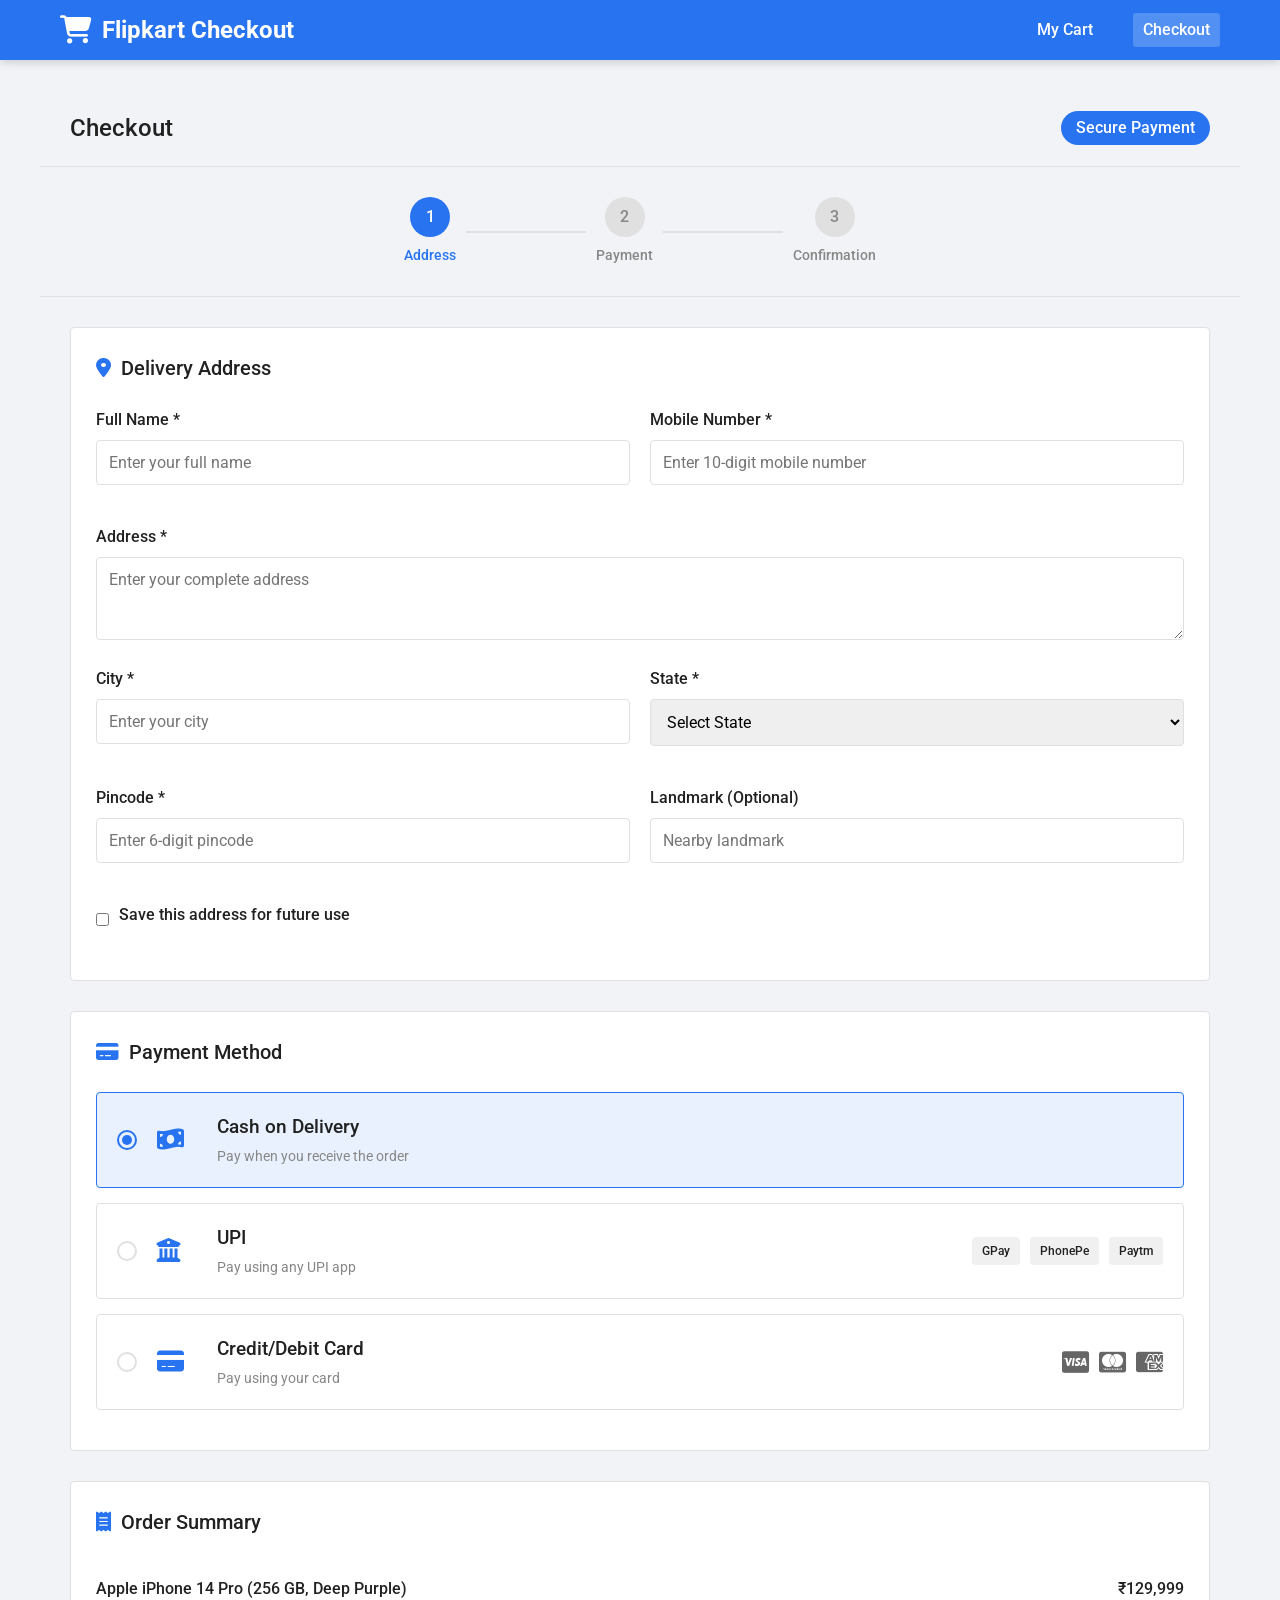
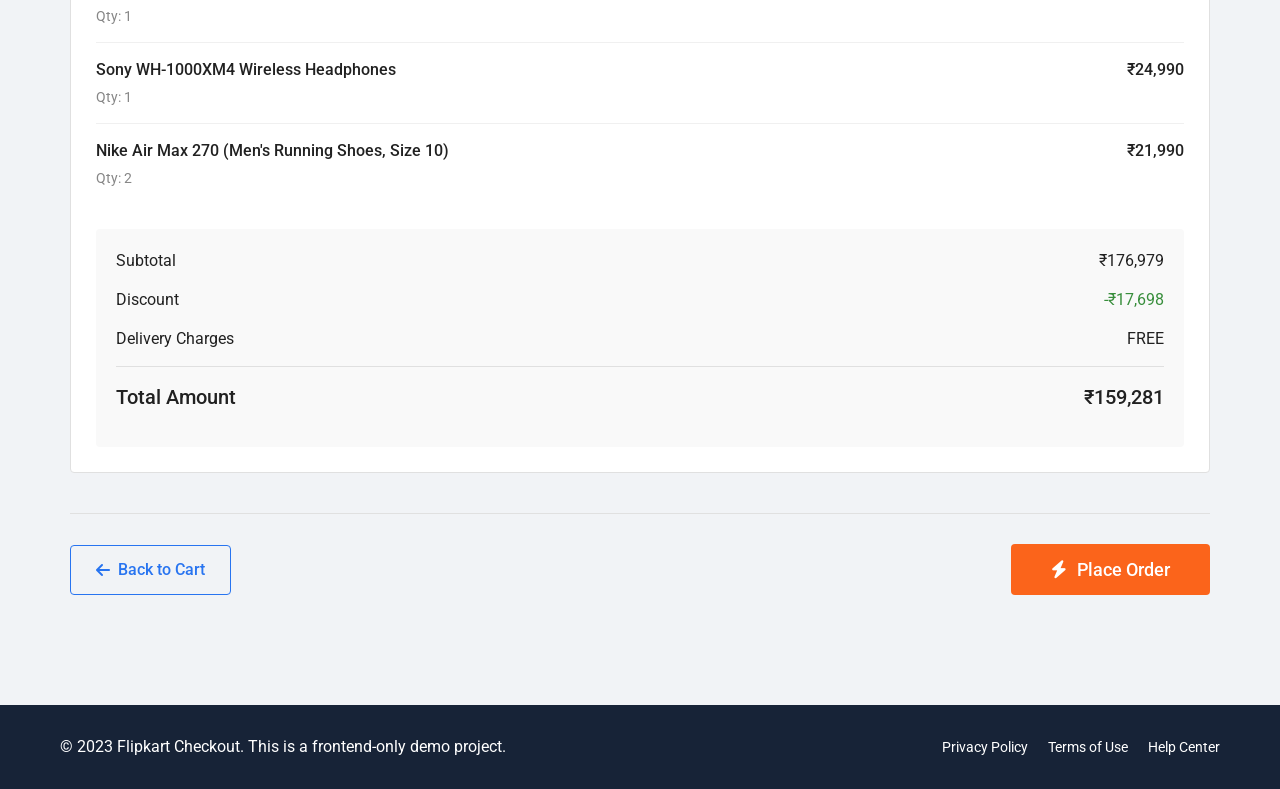
<file: danufiles-checkout.html>
<!DOCTYPE html>
<html lang="en">
<head>
    <meta charset="UTF-8">
    <meta name="viewport" content="width=device-width, initial-scale=1.0">
    <title>Flipkart Checkout - Secure Payment</title>
    <link rel="stylesheet" href="danufiles-cart.css">
    <link rel="stylesheet" href="https://cdnjs.cloudflare.com/ajax/libs/font-awesome/6.4.0/css/all.min.css">
    <link href="https://fonts.googleapis.com/css2?family=Roboto:wght@300;400;500;700&display=swap" rel="stylesheet">
</head>
<body>
    <!-- Header -->
    <header class="header">
        <div class="container">
            <div class="logo">
                <i class="fas fa-shopping-cart"></i>
                <span>Flipkart Checkout</span>
            </div>
            <nav class="nav-links">
                <a href="danufiles-cart.html" class="nav-link">My Cart</a>
                <a href="#" class="nav-link active">Checkout</a>
            </nav>
        </div>
    </header>

    <main class="container main-container">
        <div class="checkout-container">
            <!-- Checkout Header -->
            <div class="cart-header">
                <h1>Checkout</h1>
                <p class="items-count">Secure Payment</p>
            </div>

            <!-- Checkout Steps -->
            <div class="checkout-steps">
                <div class="step active">
                    <div class="step-number">1</div>
                    <div class="step-label">Address</div>
                </div>
                <div class="step-line"></div>
                <div class="step">
                    <div class="step-number">2</div>
                    <div class="step-label">Payment</div>
                </div>
                <div class="step-line"></div>
                <div class="step">
                    <div class="step-number">3</div>
                    <div class="step-label">Confirmation</div>
                </div>
            </div>

            <!-- Checkout Content -->
            <div class="checkout-content">
                <!-- Delivery Address Section -->
                <div class="checkout-section">
                    <h2><i class="fas fa-map-marker-alt"></i> Delivery Address</h2>
                    
                    <div class="address-form">
                        <div class="form-row">
                            <div class="form-group">
                                <label for="name">Full Name *</label>
                                <input type="text" id="name" placeholder="Enter your full name" required>
                            </div>
                            <div class="form-group">
                                <label for="phone">Mobile Number *</label>
                                <input type="tel" id="phone" placeholder="Enter 10-digit mobile number" required>
                            </div>
                        </div>
                        
                        <div class="form-group">
                            <label for="address">Address *</label>
                            <textarea id="address" rows="3" placeholder="Enter your complete address" required></textarea>
                        </div>
                        
                        <div class="form-row">
                            <div class="form-group">
                                <label for="city">City *</label>
                                <input type="text" id="city" placeholder="Enter your city" required>
                            </div>
                            <div class="form-group">
                                <label for="state">State *</label>
                                <select id="state" required>
                                    <option value="">Select State</option>
                                    <option value="Delhi">Delhi</option>
                                    <option value="Maharashtra">Maharashtra</option>
                                    <option value="Karnataka">Karnataka</option>
                                    <option value="Tamil Nadu">Tamil Nadu</option>
                                    <option value="West Bengal">West Bengal</option>
                                    <option value="Uttar Pradesh">Uttar Pradesh</option>
                                </select>
                            </div>
                        </div>
                        
                        <div class="form-row">
                            <div class="form-group">
                                <label for="pincode">Pincode *</label>
                                <input type="text" id="pincode" placeholder="Enter 6-digit pincode" required>
                            </div>
                            <div class="form-group">
                                <label for="landmark">Landmark (Optional)</label>
                                <input type="text" id="landmark" placeholder="Nearby landmark">
                            </div>
                        </div>
                        
                        <div class="form-group checkbox-group">
                            <input type="checkbox" id="save-address">
                            <label for="save-address">Save this address for future use</label>
                        </div>
                    </div>
                </div>

                <!-- Payment Method Section -->
                <div class="checkout-section">
                    <h2><i class="fas fa-credit-card"></i> Payment Method</h2>
                    
                    <div class="payment-methods">
                        <div class="payment-option selected" data-method="cod">
                            <div class="payment-radio">
                                <div class="radio-dot"></div>
                            </div>
                            <div class="payment-icon">
                                <i class="fas fa-money-bill-wave"></i>
                            </div>
                            <div class="payment-details">
                                <h3>Cash on Delivery</h3>
                                <p>Pay when you receive the order</p>
                            </div>
                        </div>
                        
                        <div class="payment-option" data-method="upi">
                            <div class="payment-radio">
                                <div class="radio-dot"></div>
                            </div>
                            <div class="payment-icon">
                                <i class="fas fa-university"></i>
                            </div>
                            <div class="payment-details">
                                <h3>UPI</h3>
                                <p>Pay using any UPI app</p>
                            </div>
                            <div class="payment-logos">
                                <span class="upi-logo">GPay</span>
                                <span class="upi-logo">PhonePe</span>
                                <span class="upi-logo">Paytm</span>
                            </div>
                        </div>
                        
                        <div class="payment-option" data-method="card">
                            <div class="payment-radio">
                                <div class="radio-dot"></div>
                            </div>
                            <div class="payment-icon">
                                <i class="fas fa-credit-card"></i>
                            </div>
                            <div class="payment-details">
                                <h3>Credit/Debit Card</h3>
                                <p>Pay using your card</p>
                            </div>
                            <div class="payment-logos">
                                <i class="fab fa-cc-visa"></i>
                                <i class="fab fa-cc-mastercard"></i>
                                <i class="fab fa-cc-amex"></i>
                            </div>
                        </div>
                    </div>
                </div>

                <!-- Order Summary Section -->
                <div class="checkout-section">
                    <h2><i class="fas fa-receipt"></i> Order Summary</h2>
                    
                    <div class="order-summary">
                        <div class="order-items">
                            <div class="order-item">
                                <div class="order-item-info">
                                    <span>Apple iPhone 14 Pro (256 GB, Deep Purple)</span>
                                    <span>Qty: 1</span>
                                </div>
                                <div class="order-item-price">₹129,999</div>
                            </div>
                            <div class="order-item">
                                <div class="order-item-info">
                                    <span>Sony WH-1000XM4 Wireless Headphones</span>
                                    <span>Qty: 1</span>
                                </div>
                                <div class="order-item-price">₹24,990</div>
                            </div>
                            <div class="order-item">
                                <div class="order-item-info">
                                    <span>Nike Air Max 270 (Men's Running Shoes, Size 10)</span>
                                    <span>Qty: 2</span>
                                </div>
                                <div class="order-item-price">₹21,990</div>
                            </div>
                        </div>
                        
                        <div class="order-totals">
                            <div class="price-row">
                                <span>Subtotal</span>
                                <span>₹176,979</span>
                            </div>
                            <div class="price-row">
                                <span>Discount</span>
                                <span class="discount">-₹17,698</span>
                            </div>
                            <div class="price-row">
                                <span>Delivery Charges</span>
                                <span>FREE</span>
                            </div>
                            <div class="divider"></div>
                            <div class="price-row total">
                                <span>Total Amount</span>
                                <span>₹159,281</span>
                            </div>
                        </div>
                    </div>
                </div>
                
                <!-- Action Buttons -->
                <div class="checkout-actions">
                    <a href="danufiles-cart.html" class="back-to-cart">
                        <i class="fas fa-arrow-left"></i> Back to Cart
                    </a>
                    <button class="place-order-btn" id="place-order-btn">
                        <i class="fas fa-bolt"></i> Place Order
                    </button>
                </div>
            </div>
        </div>
    </main>

    <!-- Footer -->
    <footer class="footer">
        <div class="container">
            <p>© 2023 Flipkart Checkout. This is a frontend-only demo project.</p>
            <div class="footer-links">
                <a href="#">Privacy Policy</a>
                <a href="#">Terms of Use</a>
                <a href="#">Help Center</a>
            </div>
        </div>
    </footer>

    <script src="danufiles-checkout.js"></script>
</body>
</html>
</file>
<file: danufiles-cart.css>
/* Reset and Base Styles */
* {
    margin: 0;
    padding: 0;
    box-sizing: border-box;
    font-family: 'Roboto', sans-serif;
}

body {
    background-color: #f1f3f6;
    color: #212121;
    line-height: 1.5;
}

.container {
    max-width: 1200px;
    margin: 0 auto;
    padding: 0 20px;
}

/* Header Styles */
.header {
    background-color: #2874f0;
    color: white;
    padding: 12px 0;
    box-shadow: 0 1px 10px 0 rgba(0, 0, 0, 0.2);
    position: sticky;
    top: 0;
    z-index: 100;
}

.header .container {
    display: flex;
    justify-content: space-between;
    align-items: center;
}

.logo {
    display: flex;
    align-items: center;
    font-size: 24px;
    font-weight: 700;
}

.logo i {
    margin-right: 10px;
    font-size: 28px;
}

.nav-links {
    display: flex;
    gap: 30px;
}

.nav-link {
    color: white;
    text-decoration: none;
    font-weight: 500;
    padding: 5px 10px;
    border-radius: 3px;
    transition: background-color 0.2s;
}

.nav-link.active {
    background-color: rgba(255, 255, 255, 0.2);
}

.nav-link:hover {
    background-color: rgba(255, 255, 255, 0.1);
}

/* Main Container */
.main-container {
    padding: 30px 0;
}

.cart-container {
    background-color: white;
    border-radius: 4px;
    box-shadow: 0 2px 10px rgba(0, 0, 0, 0.1);
    overflow: hidden;
}

/* Cart Header */
.cart-header {
    padding: 20px 30px;
    border-bottom: 1px solid #e0e0e0;
    display: flex;
    justify-content: space-between;
    align-items: center;
}

.cart-header h1 {
    font-size: 24px;
    font-weight: 500;
    color: #212121;
}

.items-count {
    background-color: #2874f0;
    color: white;
    padding: 5px 15px;
    border-radius: 20px;
    font-weight: 500;
}

/* Cart Content */
.cart-content {
    display: flex;
    flex-wrap: wrap;
    padding: 30px;
}

.cart-items-section {
    flex: 1;
    min-width: 300px;
}

.price-summary-section {
    width: 320px;
    margin-left: 30px;
}

/* Cart Items Header */
.cart-items-header {
    display: grid;
    grid-template-columns: 2fr 1fr 1fr 1fr 0.5fr;
    padding: 15px 0;
    border-bottom: 1px solid #e0e0e0;
    font-weight: 500;
    color: #878787;
}

/* Cart Items */
.cart-item {
    display: grid;
    grid-template-columns: 2fr 1fr 1fr 1fr 0.5fr;
    padding: 25px 0;
    border-bottom: 1px solid #e0e0e0;
    align-items: center;
}

.item-info {
    display: flex;
    align-items: center;
}

.item-image {
    width: 80px;
    height: 80px;
    object-fit: contain;
    border: 1px solid #e0e0e0;
    border-radius: 4px;
    margin-right: 20px;
}

.item-details h3 {
    font-weight: 500;
    margin-bottom: 5px;
    font-size: 16px;
}

.item-details p {
    color: #878787;
    font-size: 14px;
}

.item-price {
    font-weight: 500;
    font-size: 18px;
}

/* Quantity Controls */
.quantity-controls {
    display: flex;
    align-items: center;
}

.quantity-btn {
    width: 30px;
    height: 30px;
    background-color: #f0f0f0;
    border: none;
    border-radius: 50%;
    display: flex;
    align-items: center;
    justify-content: center;
    cursor: pointer;
    font-size: 18px;
    color: #212121;
    transition: background-color 0.2s;
}

.quantity-btn:hover {
    background-color: #e0e0e0;
}

.quantity-value {
    margin: 0 15px;
    font-weight: 500;
    min-width: 20px;
    text-align: center;
}

.item-total {
    font-weight: 500;
    font-size: 18px;
}

/* Remove Button */
.remove-btn {
    background-color: transparent;
    border: none;
    color: #2874f0;
    cursor: pointer;
    font-size: 14px;
    transition: color 0.2s;
}

.remove-btn:hover {
    color: #ff6161;
}

/* Cart Actions */
.cart-actions {
    margin-top: 30px;
}

.continue-shopping {
    display: inline-flex;
    align-items: center;
    color: #2874f0;
    text-decoration: none;
    font-weight: 500;
    padding: 10px 20px;
    border: 1px solid #2874f0;
    border-radius: 4px;
    transition: background-color 0.2s;
}

.continue-shopping i {
    margin-right: 8px;
}

.continue-shopping:hover {
    background-color: rgba(40, 116, 240, 0.1);
}

/* Price Summary */
.price-summary {
    background-color: #f9f9f9;
    border-radius: 4px;
    padding: 25px;
    border: 1px solid #e0e0e0;
    margin-bottom: 20px;
}

.price-summary h2 {
    font-size: 20px;
    font-weight: 500;
    margin-bottom: 20px;
    color: #212121;
}

.price-row {
    display: flex;
    justify-content: space-between;
    margin-bottom: 15px;
    font-size: 16px;
}

.price-row.total {
    font-size: 20px;
    font-weight: 500;
    color: #212121;
    margin-top: 10px;
}

.discount {
    color: #388e3c;
}

.divider {
    height: 1px;
    background-color: #e0e0e0;
    margin: 15px 0;
}

.checkout-btn {
    width: 100%;
    background-color: #fb641b;
    color: white;
    border: none;
    padding: 15px;
    font-size: 16px;
    font-weight: 500;
    border-radius: 4px;
    cursor: pointer;
    margin-top: 20px;
    transition: background-color 0.2s;
}

.checkout-btn:hover {
    background-color: #e55a17;
}

.secure-payment {
    display: flex;
    align-items: center;
    justify-content: center;
    margin-top: 20px;
    color: #878787;
    font-size: 14px;
}

.secure-payment i {
    margin-right: 8px;
    color: #388e3c;
}

/* Promo Section */
.promo-section {
    background-color: #f9f9f9;
    border-radius: 4px;
    padding: 25px;
    border: 1px solid #e0e0e0;
}

.promo-section h3 {
    font-size: 18px;
    font-weight: 500;
    margin-bottom: 15px;
    color: #212121;
}

.promo-input {
    display: flex;
    margin-bottom: 10px;
}

.promo-input input {
    flex: 1;
    padding: 12px;
    border: 1px solid #e0e0e0;
    border-radius: 4px 0 0 4px;
    font-size: 14px;
    outline: none;
}

.apply-btn {
    background-color: #2874f0;
    color: white;
    border: none;
    padding: 0 20px;
    border-radius: 0 4px 4px 0;
    cursor: pointer;
    font-weight: 500;
}

.apply-btn:hover {
    background-color: #2265d5;
}

.promo-info {
    color: #878787;
    font-size: 14px;
}

/* Footer */
.footer {
    background-color: #172337;
    color: white;
    padding: 30px 0;
    margin-top: 50px;
}

.footer .container {
    display: flex;
    justify-content: space-between;
    align-items: center;
    flex-wrap: wrap;
}

.footer-links {
    display: flex;
    gap: 20px;
}

.footer-links a {
    color: white;
    text-decoration: none;
    font-size: 14px;
}

.footer-links a:hover {
    text-decoration: underline;
}

/* Empty Cart State */
.empty-cart {
    text-align: center;
    padding: 60px 0;
}

.empty-cart i {
    font-size: 80px;
    color: #e0e0e0;
    margin-bottom: 20px;
}

.empty-cart h2 {
    font-size: 24px;
    font-weight: 500;
    margin-bottom: 10px;
    color: #212121;
}

.empty-cart p {
    color: #878787;
    margin-bottom: 30px;
    max-width: 500px;
    margin-left: auto;
    margin-right: auto;
}

.shop-now-btn {
    background-color: #2874f0;
    color: white;
    border: none;
    padding: 12px 30px;
    font-size: 16px;
    font-weight: 500;
    border-radius: 4px;
    cursor: pointer;
    text-decoration: none;
    display: inline-block;
}

.shop-now-btn:hover {
    background-color: #2265d5;
}

/* Responsive Styles */
@media (max-width: 992px) {
    .cart-content {
        flex-direction: column;
    }
    
    .price-summary-section {
        width: 100%;
        margin-left: 0;
        margin-top: 30px;
    }
    
    .cart-items-header {
        grid-template-columns: 2fr 1fr 1fr 1fr 0.5fr;
    }
    
    .cart-item {
        grid-template-columns: 2fr 1fr 1fr 1fr 0.5fr;
    }
}

@media (max-width: 768px) {
    .cart-items-header {
        display: none;
    }
    
    .cart-item {
        grid-template-columns: 1fr;
        grid-template-rows: auto auto auto auto auto;
        gap: 15px;
        padding: 20px 0;
        position: relative;
    }
    
    .item-info {
        width: 100%;
    }
    
    .remove-btn {
        position: absolute;
        top: 20px;
        right: 0;
    }
    
    .header .container {
        flex-direction: column;
        gap: 15px;
    }
    
    .nav-links {
        width: 100%;
        justify-content: space-around;
    }
    
    .footer .container {
        flex-direction: column;
        gap: 20px;
        text-align: center;
    }
}
</file>
